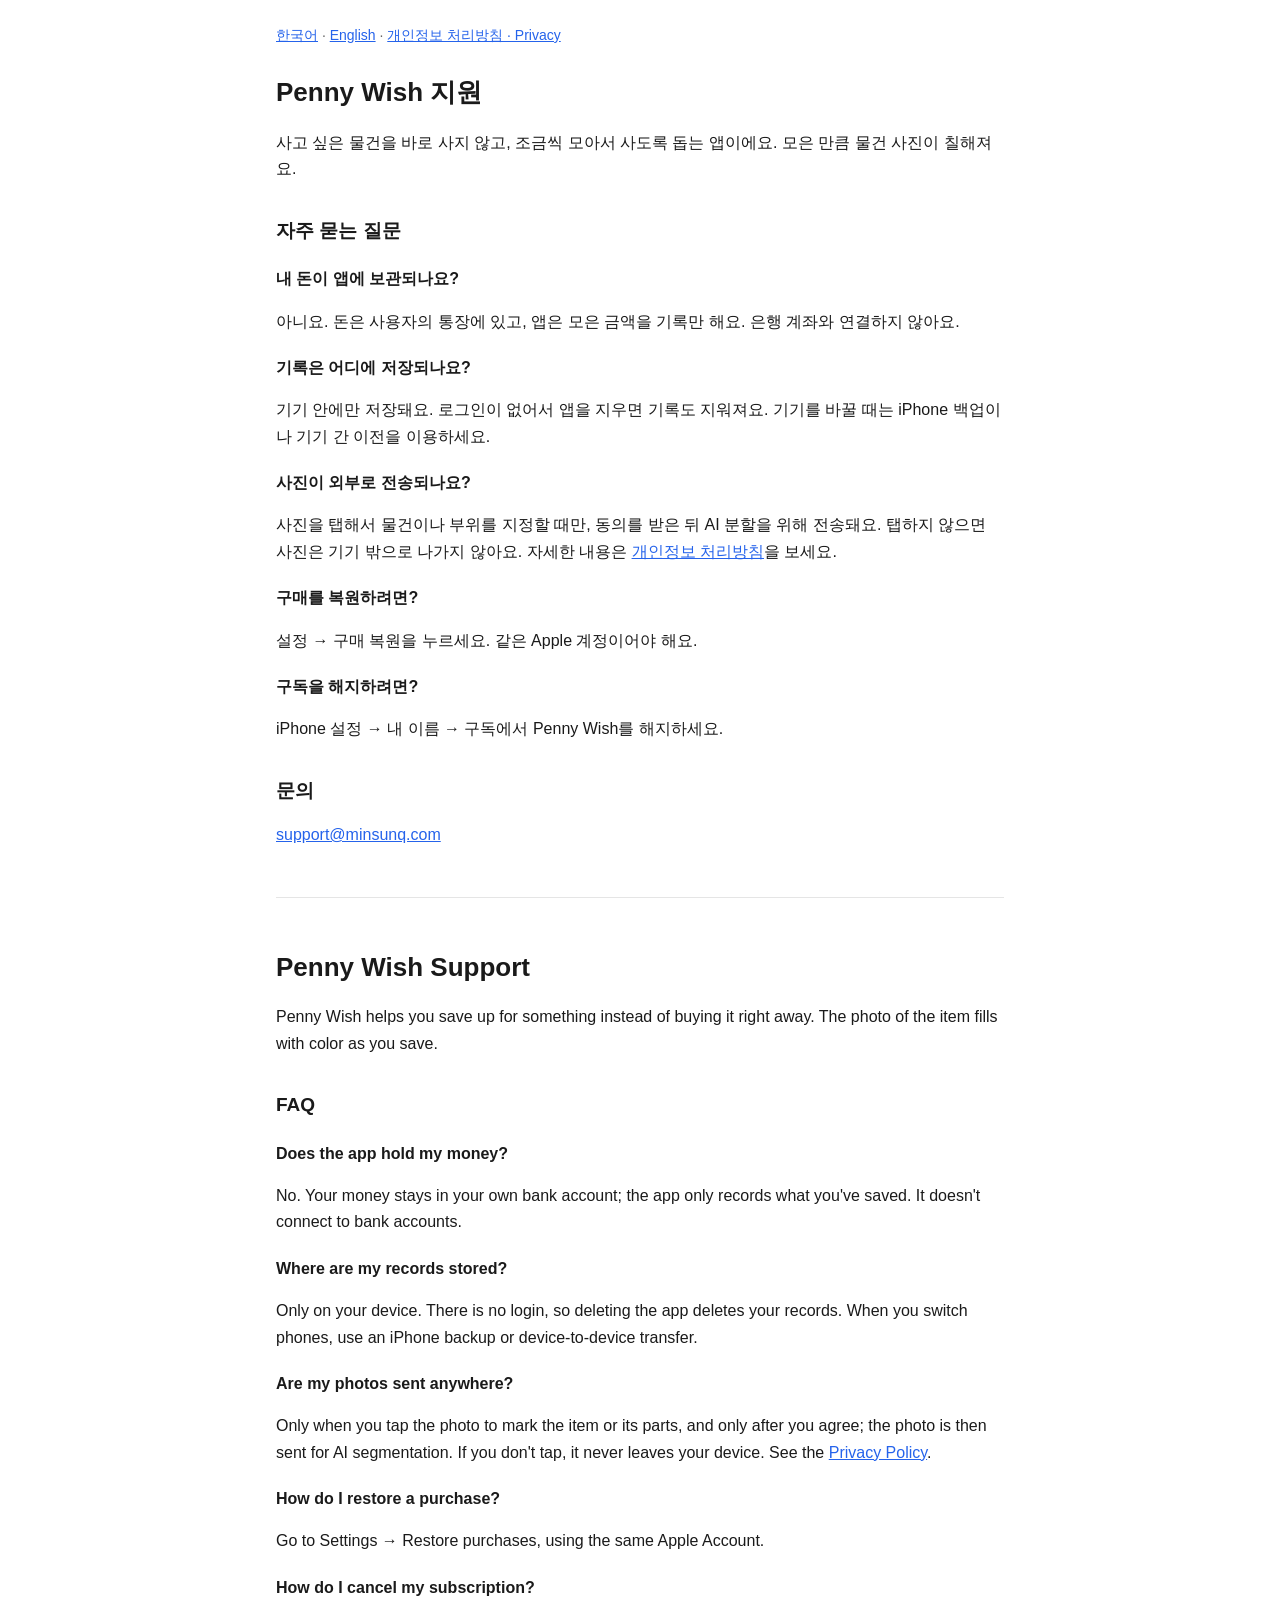
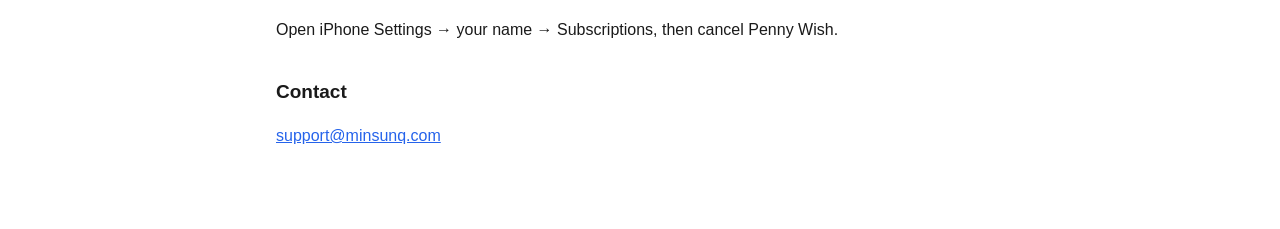
<file: index.html>
<!doctype html>
<html lang="ko">
<head>
<meta charset="utf-8">
<meta name="viewport" content="width=device-width, initial-scale=1">
<title>Penny Wish 지원 · Support</title>
<link rel="stylesheet" href="style.css">
</head>
<body>
<main>
<nav><a href="#ko">한국어</a> · <a href="#en">English</a> · <a href="privacy.html">개인정보 처리방침 · Privacy</a></nav>

<article id="ko" lang="ko">
<h1>Penny Wish 지원</h1>
<p>사고 싶은 물건을 바로 사지 않고, 조금씩 모아서 사도록 돕는 앱이에요. 모은 만큼 물건 사진이 칠해져요.</p>

<h2>자주 묻는 질문</h2>
<h3>내 돈이 앱에 보관되나요?</h3>
<p>아니요. 돈은 사용자의 통장에 있고, 앱은 모은 금액을 기록만 해요. 은행 계좌와 연결하지 않아요.</p>
<h3>기록은 어디에 저장되나요?</h3>
<p>기기 안에만 저장돼요. 로그인이 없어서 앱을 지우면 기록도 지워져요. 기기를 바꿀 때는 iPhone 백업이나 기기 간 이전을 이용하세요.</p>
<h3>사진이 외부로 전송되나요?</h3>
<p>사진을 탭해서 물건이나 부위를 지정할 때만, 동의를 받은 뒤 AI 분할을 위해 전송돼요. 탭하지 않으면 사진은 기기 밖으로 나가지 않아요. 자세한 내용은 <a href="privacy.html">개인정보 처리방침</a>을 보세요.</p>
<h3>구매를 복원하려면?</h3>
<p>설정 → 구매 복원을 누르세요. 같은 Apple 계정이어야 해요.</p>
<h3>구독을 해지하려면?</h3>
<p>iPhone 설정 → 내 이름 → 구독에서 Penny Wish를 해지하세요.</p>

<h2>문의</h2>
<p><a href="mailto:support@minsunq.com">support@minsunq.com</a></p>
</article>

<hr>

<article id="en" lang="en">
<h1>Penny Wish Support</h1>
<p>Penny Wish helps you save up for something instead of buying it right away. The photo of the item fills with color as you save.</p>

<h2>FAQ</h2>
<h3>Does the app hold my money?</h3>
<p>No. Your money stays in your own bank account; the app only records what you've saved. It doesn't connect to bank accounts.</p>
<h3>Where are my records stored?</h3>
<p>Only on your device. There is no login, so deleting the app deletes your records. When you switch phones, use an iPhone backup or device-to-device transfer.</p>
<h3>Are my photos sent anywhere?</h3>
<p>Only when you tap the photo to mark the item or its parts, and only after you agree; the photo is then sent for AI segmentation. If you don't tap, it never leaves your device. See the <a href="privacy.html#en">Privacy Policy</a>.</p>
<h3>How do I restore a purchase?</h3>
<p>Go to Settings → Restore purchases, using the same Apple Account.</p>
<h3>How do I cancel my subscription?</h3>
<p>Open iPhone Settings → your name → Subscriptions, then cancel Penny Wish.</p>

<h2>Contact</h2>
<p><a href="mailto:support@minsunq.com">support@minsunq.com</a></p>
</article>
</main>
</body>
</html>
</file>
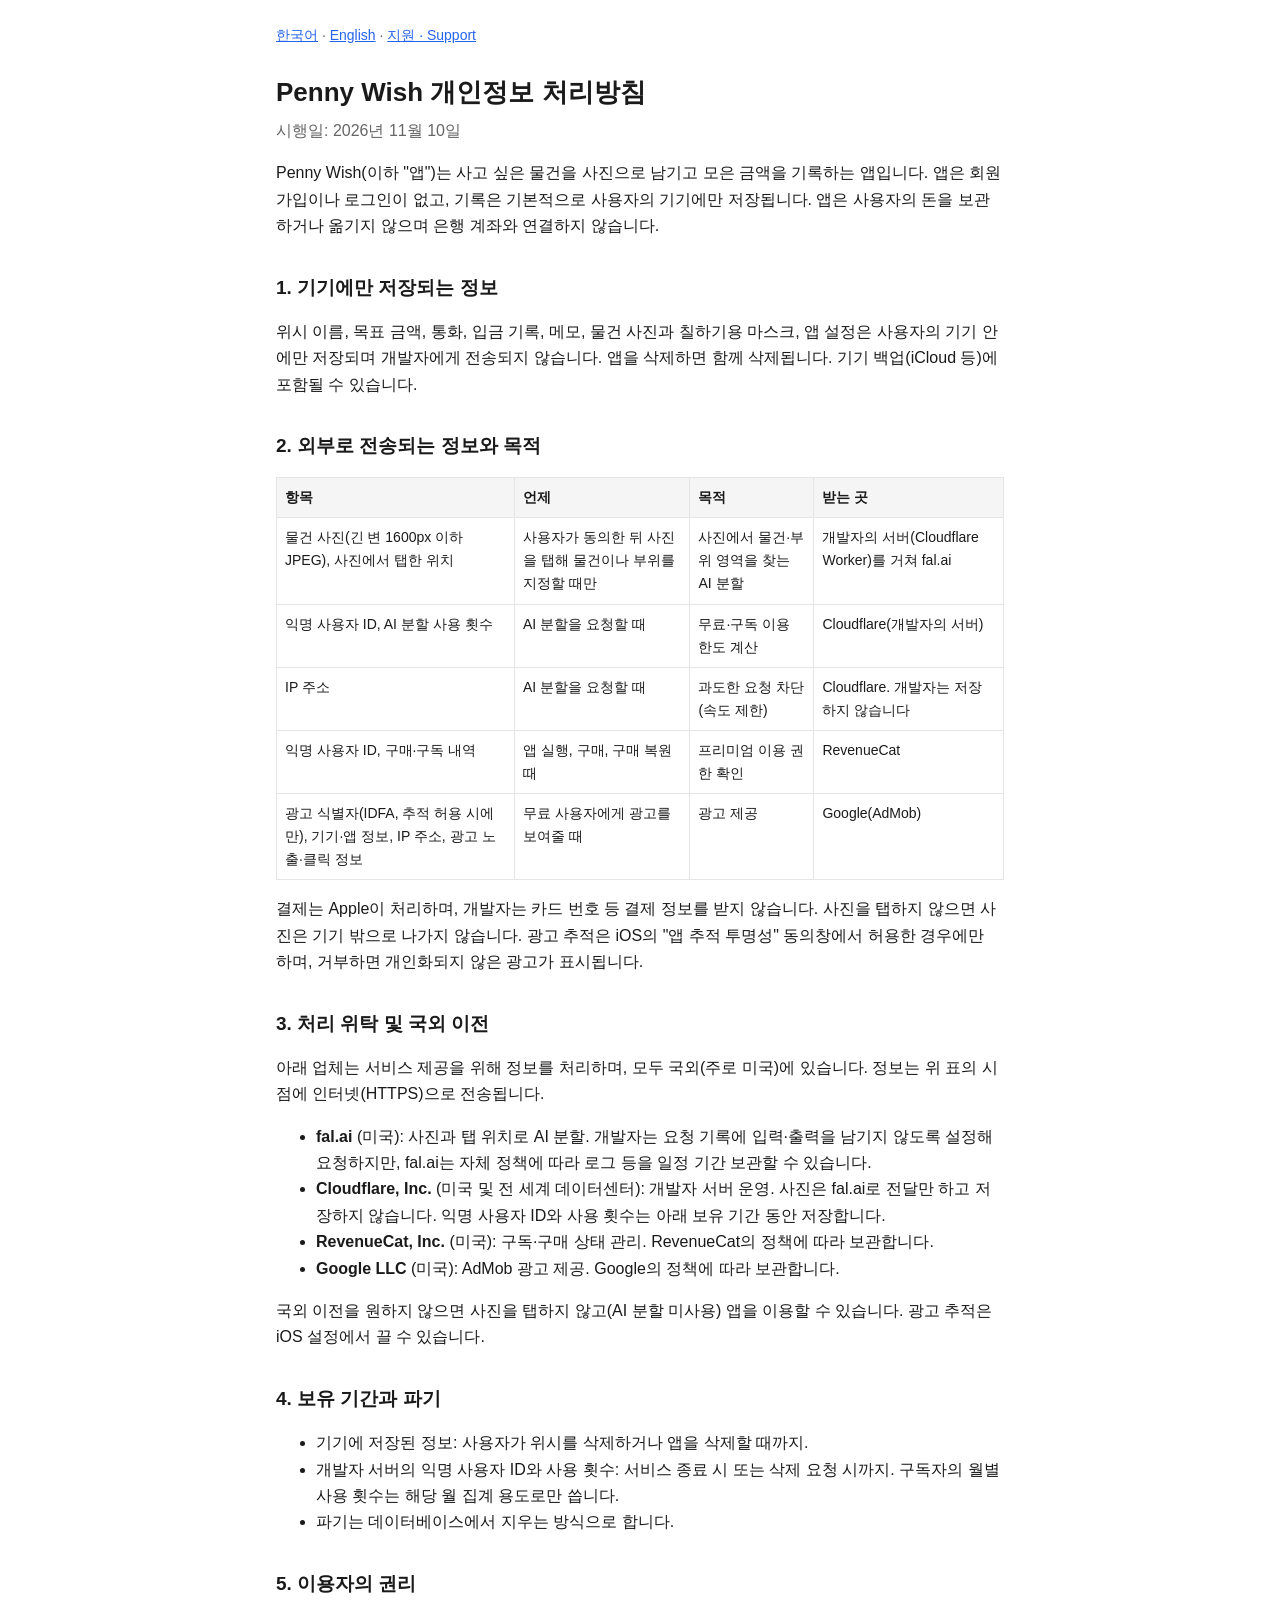
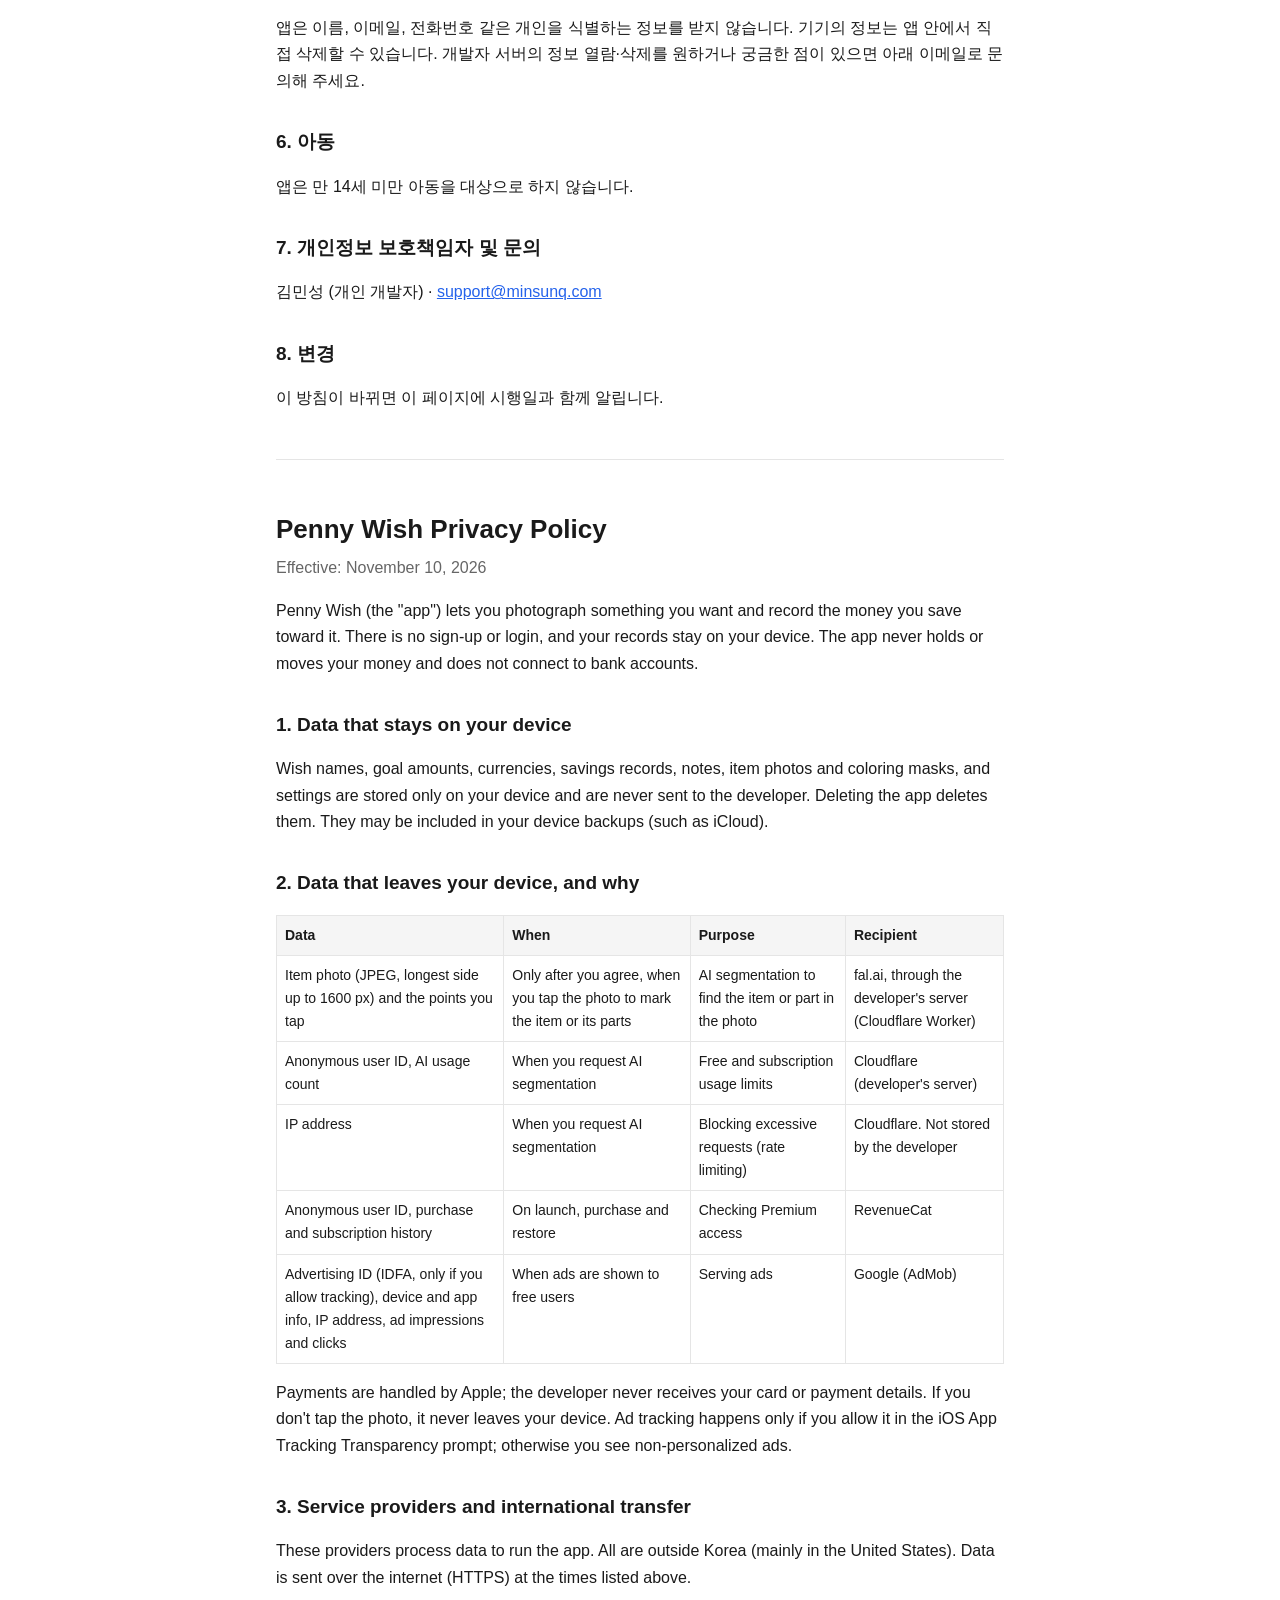
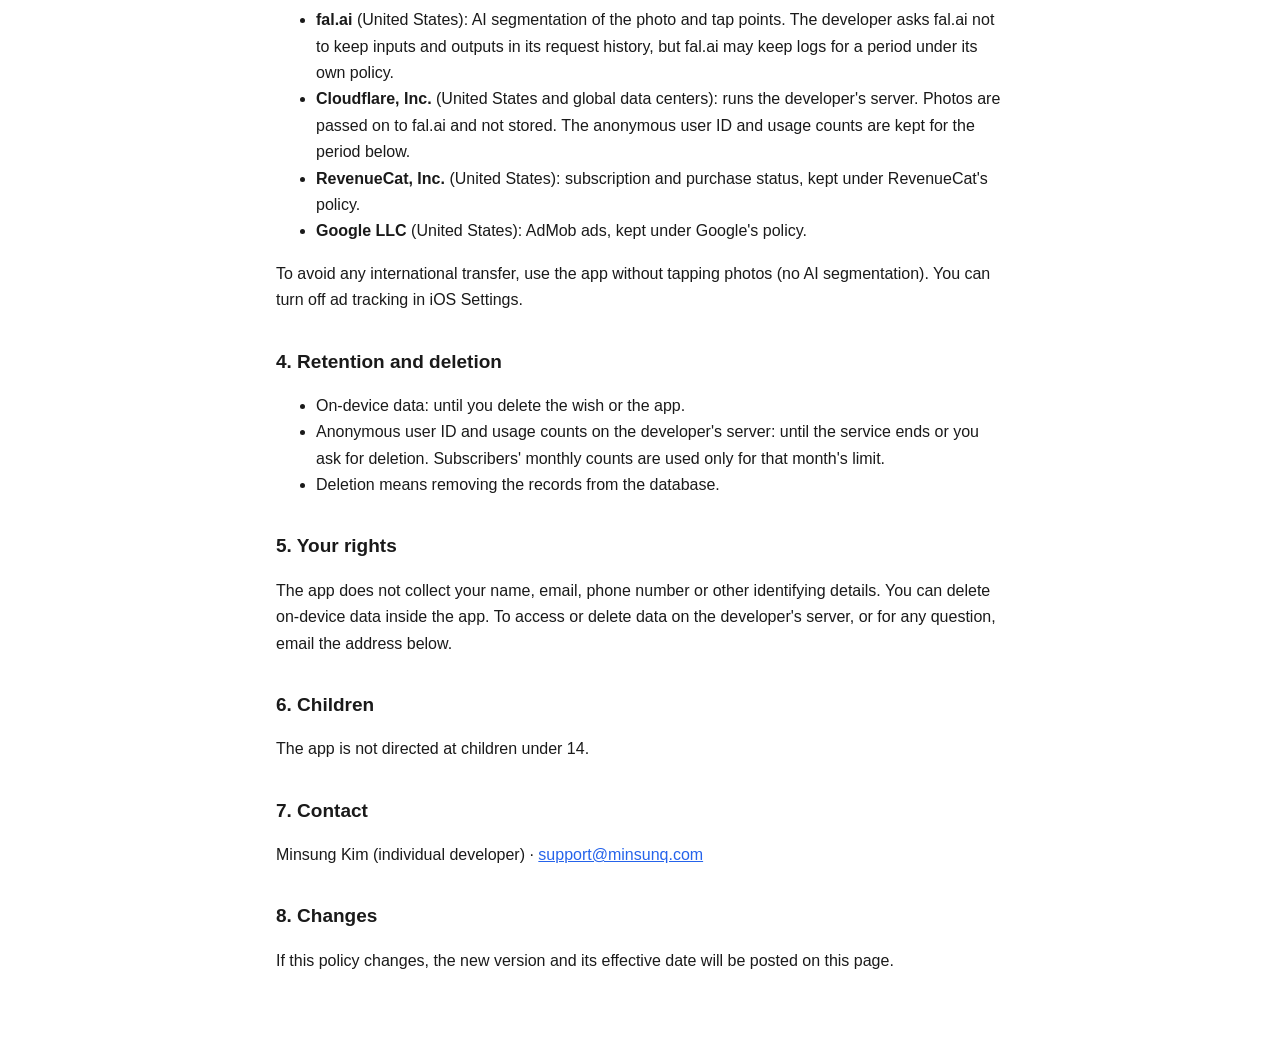
<file: privacy.html>
<!doctype html>
<html lang="ko">
<head>
<meta charset="utf-8">
<meta name="viewport" content="width=device-width, initial-scale=1">
<title>Penny Wish 개인정보 처리방침 · Privacy Policy</title>
<link rel="stylesheet" href="style.css">
</head>
<body>
<main>
<nav><a href="#ko">한국어</a> · <a href="#en">English</a> · <a href="./">지원 · Support</a></nav>

<article id="ko" lang="ko">
<h1>Penny Wish 개인정보 처리방침</h1>
<p class="meta">시행일: 2026년 11월 10일</p>

<p>Penny Wish(이하 "앱")는 사고 싶은 물건을 사진으로 남기고 모은 금액을 기록하는 앱입니다. 앱은 회원가입이나 로그인이 없고, 기록은 기본적으로 사용자의 기기에만 저장됩니다. 앱은 사용자의 돈을 보관하거나 옮기지 않으며 은행 계좌와 연결하지 않습니다.</p>

<h2>1. 기기에만 저장되는 정보</h2>
<p>위시 이름, 목표 금액, 통화, 입금 기록, 메모, 물건 사진과 칠하기용 마스크, 앱 설정은 사용자의 기기 안에만 저장되며 개발자에게 전송되지 않습니다. 앱을 삭제하면 함께 삭제됩니다. 기기 백업(iCloud 등)에 포함될 수 있습니다.</p>

<h2>2. 외부로 전송되는 정보와 목적</h2>
<table>
<thead><tr><th>항목</th><th>언제</th><th>목적</th><th>받는 곳</th></tr></thead>
<tbody>
<tr><td>물건 사진(긴 변 1600px 이하 JPEG), 사진에서 탭한 위치</td><td>사용자가 동의한 뒤 사진을 탭해 물건이나 부위를 지정할 때만</td><td>사진에서 물건·부위 영역을 찾는 AI 분할</td><td>개발자의 서버(Cloudflare Worker)를 거쳐 fal.ai</td></tr>
<tr><td>익명 사용자 ID, AI 분할 사용 횟수</td><td>AI 분할을 요청할 때</td><td>무료·구독 이용 한도 계산</td><td>Cloudflare(개발자의 서버)</td></tr>
<tr><td>IP 주소</td><td>AI 분할을 요청할 때</td><td>과도한 요청 차단(속도 제한)</td><td>Cloudflare. 개발자는 저장하지 않습니다</td></tr>
<tr><td>익명 사용자 ID, 구매·구독 내역</td><td>앱 실행, 구매, 구매 복원 때</td><td>프리미엄 이용 권한 확인</td><td>RevenueCat</td></tr>
<tr><td>광고 식별자(IDFA, 추적 허용 시에만), 기기·앱 정보, IP 주소, 광고 노출·클릭 정보</td><td>무료 사용자에게 광고를 보여줄 때</td><td>광고 제공</td><td>Google(AdMob)</td></tr>
</tbody>
</table>
<p>결제는 Apple이 처리하며, 개발자는 카드 번호 등 결제 정보를 받지 않습니다. 사진을 탭하지 않으면 사진은 기기 밖으로 나가지 않습니다. 광고 추적은 iOS의 "앱 추적 투명성" 동의창에서 허용한 경우에만 하며, 거부하면 개인화되지 않은 광고가 표시됩니다.</p>

<h2>3. 처리 위탁 및 국외 이전</h2>
<p>아래 업체는 서비스 제공을 위해 정보를 처리하며, 모두 국외(주로 미국)에 있습니다. 정보는 위 표의 시점에 인터넷(HTTPS)으로 전송됩니다.</p>
<ul>
<li><b>fal.ai</b> (미국): 사진과 탭 위치로 AI 분할. 개발자는 요청 기록에 입력·출력을 남기지 않도록 설정해 요청하지만, fal.ai는 자체 정책에 따라 로그 등을 일정 기간 보관할 수 있습니다.</li>
<li><b>Cloudflare, Inc.</b> (미국 및 전 세계 데이터센터): 개발자 서버 운영. 사진은 fal.ai로 전달만 하고 저장하지 않습니다. 익명 사용자 ID와 사용 횟수는 아래 보유 기간 동안 저장합니다.</li>
<li><b>RevenueCat, Inc.</b> (미국): 구독·구매 상태 관리. RevenueCat의 정책에 따라 보관합니다.</li>
<li><b>Google LLC</b> (미국): AdMob 광고 제공. Google의 정책에 따라 보관합니다.</li>
</ul>
<p>국외 이전을 원하지 않으면 사진을 탭하지 않고(AI 분할 미사용) 앱을 이용할 수 있습니다. 광고 추적은 iOS 설정에서 끌 수 있습니다.</p>

<h2>4. 보유 기간과 파기</h2>
<ul>
<li>기기에 저장된 정보: 사용자가 위시를 삭제하거나 앱을 삭제할 때까지.</li>
<li>개발자 서버의 익명 사용자 ID와 사용 횟수: 서비스 종료 시 또는 삭제 요청 시까지. 구독자의 월별 사용 횟수는 해당 월 집계 용도로만 씁니다.</li>
<li>파기는 데이터베이스에서 지우는 방식으로 합니다.</li>
</ul>

<h2>5. 이용자의 권리</h2>
<p>앱은 이름, 이메일, 전화번호 같은 개인을 식별하는 정보를 받지 않습니다. 기기의 정보는 앱 안에서 직접 삭제할 수 있습니다. 개발자 서버의 정보 열람·삭제를 원하거나 궁금한 점이 있으면 아래 이메일로 문의해 주세요.</p>

<h2>6. 아동</h2>
<p>앱은 만 14세 미만 아동을 대상으로 하지 않습니다.</p>

<h2>7. 개인정보 보호책임자 및 문의</h2>
<p>김민성 (개인 개발자) · <a href="mailto:support@minsunq.com">support@minsunq.com</a></p>

<h2>8. 변경</h2>
<p>이 방침이 바뀌면 이 페이지에 시행일과 함께 알립니다.</p>
</article>

<hr>

<article id="en" lang="en">
<h1>Penny Wish Privacy Policy</h1>
<p class="meta">Effective: November 10, 2026</p>

<p>Penny Wish (the "app") lets you photograph something you want and record the money you save toward it. There is no sign-up or login, and your records stay on your device. The app never holds or moves your money and does not connect to bank accounts.</p>

<h2>1. Data that stays on your device</h2>
<p>Wish names, goal amounts, currencies, savings records, notes, item photos and coloring masks, and settings are stored only on your device and are never sent to the developer. Deleting the app deletes them. They may be included in your device backups (such as iCloud).</p>

<h2>2. Data that leaves your device, and why</h2>
<table>
<thead><tr><th>Data</th><th>When</th><th>Purpose</th><th>Recipient</th></tr></thead>
<tbody>
<tr><td>Item photo (JPEG, longest side up to 1600 px) and the points you tap</td><td>Only after you agree, when you tap the photo to mark the item or its parts</td><td>AI segmentation to find the item or part in the photo</td><td>fal.ai, through the developer's server (Cloudflare Worker)</td></tr>
<tr><td>Anonymous user ID, AI usage count</td><td>When you request AI segmentation</td><td>Free and subscription usage limits</td><td>Cloudflare (developer's server)</td></tr>
<tr><td>IP address</td><td>When you request AI segmentation</td><td>Blocking excessive requests (rate limiting)</td><td>Cloudflare. Not stored by the developer</td></tr>
<tr><td>Anonymous user ID, purchase and subscription history</td><td>On launch, purchase and restore</td><td>Checking Premium access</td><td>RevenueCat</td></tr>
<tr><td>Advertising ID (IDFA, only if you allow tracking), device and app info, IP address, ad impressions and clicks</td><td>When ads are shown to free users</td><td>Serving ads</td><td>Google (AdMob)</td></tr>
</tbody>
</table>
<p>Payments are handled by Apple; the developer never receives your card or payment details. If you don't tap the photo, it never leaves your device. Ad tracking happens only if you allow it in the iOS App Tracking Transparency prompt; otherwise you see non-personalized ads.</p>

<h2>3. Service providers and international transfer</h2>
<p>These providers process data to run the app. All are outside Korea (mainly in the United States). Data is sent over the internet (HTTPS) at the times listed above.</p>
<ul>
<li><b>fal.ai</b> (United States): AI segmentation of the photo and tap points. The developer asks fal.ai not to keep inputs and outputs in its request history, but fal.ai may keep logs for a period under its own policy.</li>
<li><b>Cloudflare, Inc.</b> (United States and global data centers): runs the developer's server. Photos are passed on to fal.ai and not stored. The anonymous user ID and usage counts are kept for the period below.</li>
<li><b>RevenueCat, Inc.</b> (United States): subscription and purchase status, kept under RevenueCat's policy.</li>
<li><b>Google LLC</b> (United States): AdMob ads, kept under Google's policy.</li>
</ul>
<p>To avoid any international transfer, use the app without tapping photos (no AI segmentation). You can turn off ad tracking in iOS Settings.</p>

<h2>4. Retention and deletion</h2>
<ul>
<li>On-device data: until you delete the wish or the app.</li>
<li>Anonymous user ID and usage counts on the developer's server: until the service ends or you ask for deletion. Subscribers' monthly counts are used only for that month's limit.</li>
<li>Deletion means removing the records from the database.</li>
</ul>

<h2>5. Your rights</h2>
<p>The app does not collect your name, email, phone number or other identifying details. You can delete on-device data inside the app. To access or delete data on the developer's server, or for any question, email the address below.</p>

<h2>6. Children</h2>
<p>The app is not directed at children under 14.</p>

<h2>7. Contact</h2>
<p>Minsung Kim (individual developer) · <a href="mailto:support@minsunq.com">support@minsunq.com</a></p>

<h2>8. Changes</h2>
<p>If this policy changes, the new version and its effective date will be posted on this page.</p>
</article>
</main>
</body>
</html>
</file>
<file: style.css>
:root { --bg: #fff; --fg: #1a1a1a; --muted: #666; --line: #e5e5e5; --link: #2563eb; }
@media (prefers-color-scheme: dark) {
  :root { --bg: #111; --fg: #eee; --muted: #aaa; --line: #333; --link: #7aa7ff; }
}
* { box-sizing: border-box; }
body { margin: 0; background: var(--bg); color: var(--fg);
  font: 16px/1.65 -apple-system, BlinkMacSystemFont, "Apple SD Gothic Neo", "Segoe UI", sans-serif; }
main { max-width: 760px; margin: 0 auto; padding: 24px 16px 64px; }
nav { font-size: 14px; color: var(--muted); margin-bottom: 24px; }
a { color: var(--link); }
h1 { font-size: 26px; margin: 0 0 4px; }
h2 { font-size: 19px; margin-top: 32px; }
h3 { font-size: 16px; margin: 20px 0 4px; }
.meta { color: var(--muted); margin-top: 0; }
hr { border: 0; border-top: 1px solid var(--line); margin: 48px 0; }
table { width: 100%; border-collapse: collapse; font-size: 14px; display: block; overflow-x: auto; }
th, td { border: 1px solid var(--line); padding: 8px; text-align: left; vertical-align: top; }
th { background: color-mix(in srgb, var(--line) 40%, transparent); }
</file>
